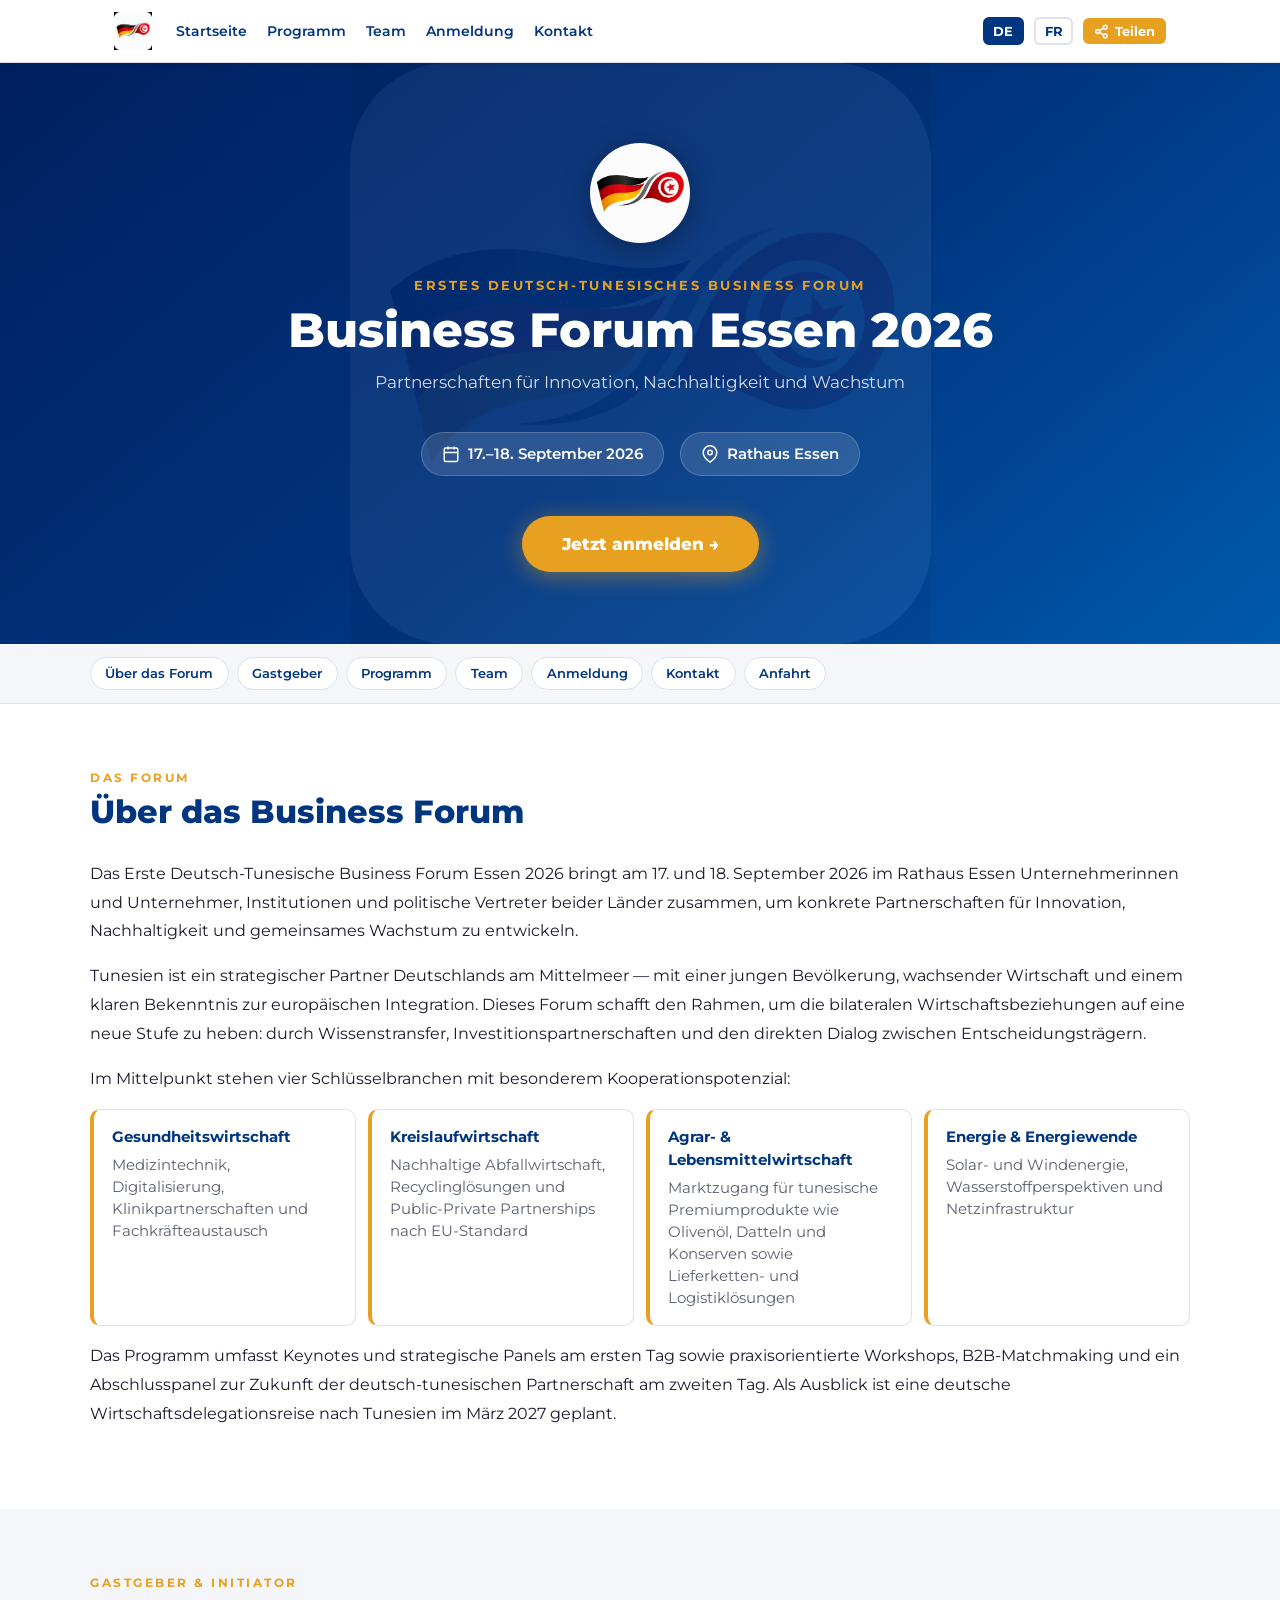
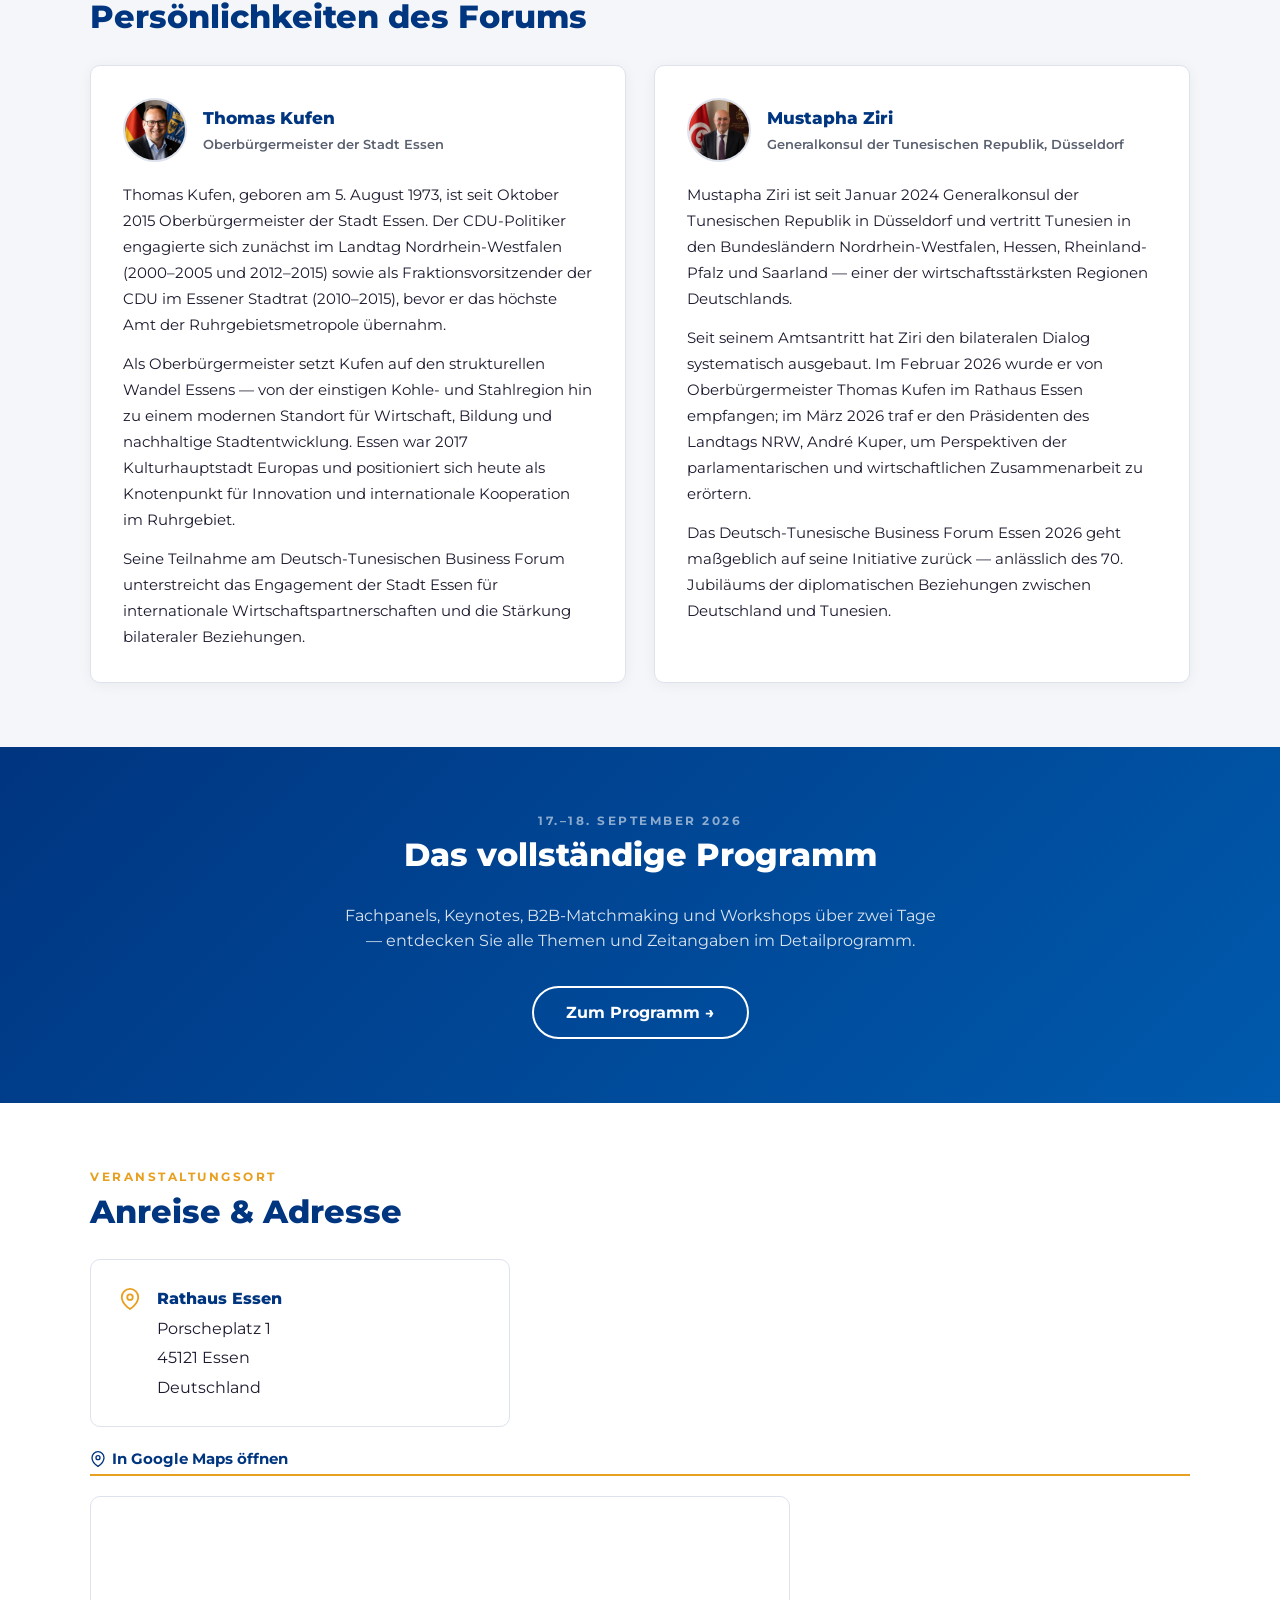
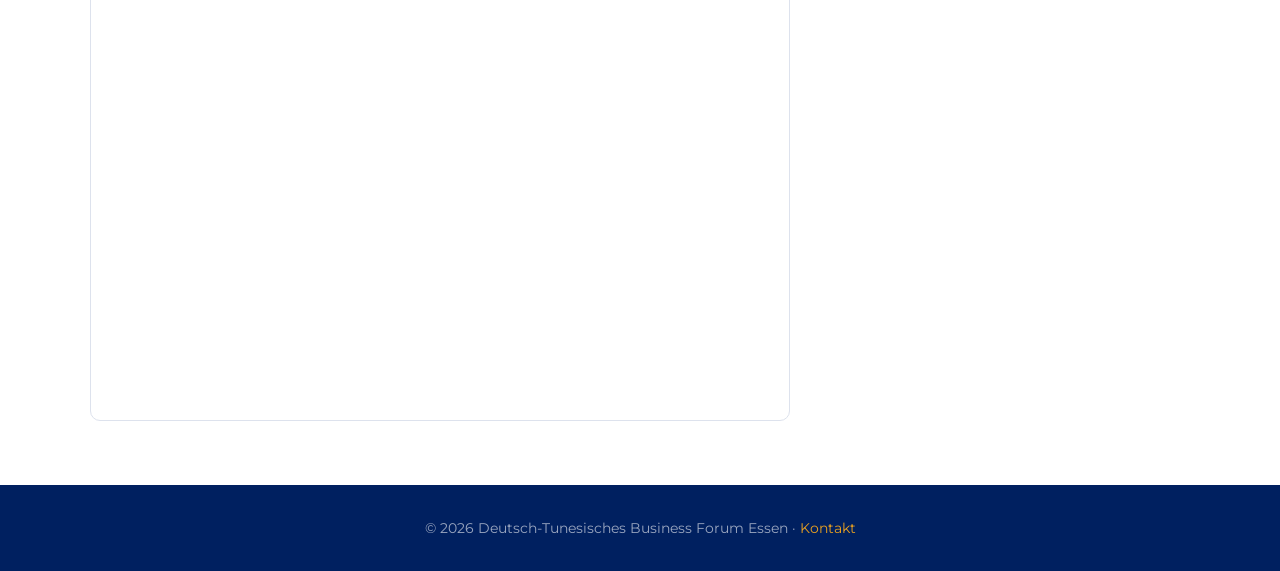
<file: index.html>
<!DOCTYPE html>
<html lang="de">
<head>
  <meta charset="UTF-8">
  <meta name="viewport" content="width=device-width, initial-scale=1.0">
  <meta name="description" content="Erstes Deutsch-Tunesisches Business Forum Essen 2026 – 17./18. September 2026, Rathaus Essen. Partnerschaften für Innovation, Nachhaltigkeit und Wachstum.">
  <meta property="og:title" content="Deutsch-Tunesisches Business Forum Essen 2026">
  <meta property="og:description" content="17.–18. September 2026 · Rathaus Essen · Partnerschaften für Innovation, Nachhaltigkeit und Wachstum">
  <meta property="og:image" content="icon.png">
  <title>Deutsch-Tunesisches Business Forum Essen 2026</title>
  <link rel="icon" href="icon.png">
  <link rel="preconnect" href="https://fonts.googleapis.com">
  <link href="https://fonts.googleapis.com/css2?family=Montserrat:wght@400;600;700;800&display=swap" rel="stylesheet">
  <link rel="stylesheet" href="style.css">
</head>
<body>

<!-- ═══ NAV ═══ -->
<nav id="topnav">
  <div class="nav-inner">
    <a class="nav-logo" href="index.html">
      <img src="icon.png" alt="DTBF 2026">
    </a>

    <ul class="nav-links" id="navLinks">
      <li>
        <a href="index.html" class="de">Startseite</a>
        <a href="index.html" class="fr hidden">Accueil</a>
      </li>
      <li>
        <a href="program.html" class="de">Programm</a>
        <a href="program.html" class="fr hidden">Programme</a>
      </li>
      <li>
        <a href="team.html" class="de">Team</a>
        <a href="team.html" class="fr hidden">Équipe</a>
      </li>
      <li>
        <a href="inscription.html" class="de">Anmeldung</a>
        <a href="inscription.html" class="fr hidden">Inscription</a>
      </li>
      <li>
        <a href="contact.html" class="de">Kontakt</a>
        <a href="contact.html" class="fr hidden">Contact</a>
      </li>
    </ul>

    <div class="nav-right">
      <button class="lang-btn active" id="btnDe" onclick="setLang('de')">DE</button>
      <button class="lang-btn" id="btnFr" onclick="setLang('fr')">FR</button>
      <button class="share-btn" onclick="shareEvent()">
        <svg width="15" height="15" viewBox="0 0 24 24" fill="none" stroke="currentColor" stroke-width="2.5">
          <circle cx="18" cy="5" r="3"/><circle cx="6" cy="12" r="3"/><circle cx="18" cy="19" r="3"/>
          <line x1="8.59" y1="13.51" x2="15.42" y2="17.49"/>
          <line x1="15.41" y1="6.51" x2="8.59" y2="10.49"/>
        </svg>
        <span class="de">Teilen</span>
        <span class="fr hidden">Partager</span>
      </button>
      <button class="nav-hamburger" id="hamburger" onclick="toggleMenu()" aria-label="Menü">&#9776;</button>
    </div>
  </div>
</nav>

<!-- ═══ HERO ═══ -->
<section id="hero">
  <div class="hero-inner">
    <img src="icon.png" alt="DTBF 2026 Logo" class="hero-logo">

    <p class="hero-subtitle de">Erstes Deutsch-Tunesisches Business Forum</p>
    <p class="hero-subtitle fr hidden">Premier Forum Économique Tuniso-Allemand</p>

    <h1 class="hero-title de">Business Forum Essen 2026</h1>
    <h1 class="hero-title fr hidden">Forum Économique Essen 2026</h1>

    <p class="hero-tagline de">Partnerschaften für Innovation, Nachhaltigkeit und Wachstum</p>
    <p class="hero-tagline fr hidden">Partenariats pour l'innovation, la durabilité et la croissance</p>

    <div class="hero-meta">
      <a href="program.html" class="hero-meta-item">
        <svg viewBox="0 0 24 24" fill="none" stroke="currentColor" stroke-width="2">
          <rect x="3" y="4" width="18" height="18" rx="2"/><line x1="16" y1="2" x2="16" y2="6"/>
          <line x1="8" y1="2" x2="8" y2="6"/><line x1="3" y1="10" x2="21" y2="10"/>
        </svg>
        <span>17.–18. September 2026</span>
      </a>
      <a href="#location" class="hero-meta-item">
        <svg viewBox="0 0 24 24" fill="none" stroke="currentColor" stroke-width="2">
          <path d="M21 10c0 7-9 13-9 13S3 17 3 10a9 9 0 0118 0z"/><circle cx="12" cy="10" r="3"/>
        </svg>
        <span class="de">Rathaus Essen</span>
        <span class="fr hidden">Hôtel de Ville d'Essen</span>
      </a>
    </div>

    <a href="inscription.html" class="hero-cta de">Jetzt anmelden &rarr;</a>
    <a href="inscription.html" class="hero-cta fr hidden">S'inscrire maintenant &rarr;</a>
  </div>
</section>

<!-- ═══ QUICK NAV ═══ -->
<nav id="quicknav" aria-label="Seitennavigation">
  <div class="quicknav-inner">
    <a href="#about" class="de">Über das Forum</a>
    <a href="#about" class="fr hidden">À propos</a>
    <a href="#hosts" class="de">Gastgeber</a>
    <a href="#hosts" class="fr hidden">Intervenants</a>
    <a href="program.html" class="de">Programm</a>
    <a href="program.html" class="fr hidden">Programme</a>
    <a href="team.html" class="de">Team</a>
    <a href="team.html" class="fr hidden">Équipe</a>
    <a href="inscription.html" class="de">Anmeldung</a>
    <a href="inscription.html" class="fr hidden">Inscription</a>
    <a href="contact.html" class="de">Kontakt</a>
    <a href="contact.html" class="fr hidden">Contact</a>
    <a href="#location" class="de">Anfahrt</a>
    <a href="#location" class="fr hidden">Lieu</a>
  </div>
</nav>

<!-- ═══ ABOUT ═══ -->
<section id="about">
  <div class="section-inner">
    <p class="section-label de">Das Forum</p>
    <p class="section-label fr hidden">Le Forum</p>
    <h2 class="section-title de">Über das Business Forum</h2>
    <h2 class="section-title fr hidden">À propos du Forum Économique</h2>

    <div class="abstract-body de">
      <p>Das Erste Deutsch-Tunesische Business Forum Essen 2026 bringt am 17. und 18. September 2026 im Rathaus Essen Unternehmerinnen und Unternehmer, Institutionen und politische Vertreter beider Länder zusammen, um konkrete Partnerschaften für Innovation, Nachhaltigkeit und gemeinsames Wachstum zu entwickeln.</p>
      <p>Tunesien ist ein strategischer Partner Deutschlands am Mittelmeer — mit einer jungen Bevölkerung, wachsender Wirtschaft und einem klaren Bekenntnis zur europäischen Integration. Dieses Forum schafft den Rahmen, um die bilateralen Wirtschaftsbeziehungen auf eine neue Stufe zu heben: durch Wissenstransfer, Investitionspartnerschaften und den direkten Dialog zwischen Entscheidungsträgern.</p>
      <p>Im Mittelpunkt stehen vier Schlüsselbranchen mit besonderem Kooperationspotenzial:</p>
      <ul>
        <li><strong>Gesundheitswirtschaft</strong>Medizintechnik, Digitalisierung, Klinikpartnerschaften und Fachkräfteaustausch</li>
        <li><strong>Kreislaufwirtschaft</strong>Nachhaltige Abfallwirtschaft, Recyclinglösungen und Public-Private Partnerships nach EU-Standard</li>
        <li><strong>Agrar- &amp; Lebensmittelwirtschaft</strong>Marktzugang für tunesische Premiumprodukte wie Olivenöl, Datteln und Konserven sowie Lieferketten- und Logistiklösungen</li>
        <li><strong>Energie &amp; Energiewende</strong>Solar- und Windenergie, Wasserstoffperspektiven und Netzinfrastruktur</li>
      </ul>
      <p>Das Programm umfasst Keynotes und strategische Panels am ersten Tag sowie praxisorientierte Workshops, B2B-Matchmaking und ein Abschlusspanel zur Zukunft der deutsch-tunesischen Partnerschaft am zweiten Tag. Als Ausblick ist eine deutsche Wirtschaftsdelegationsreise nach Tunesien im März 2027 geplant.</p>
    </div>

    <div class="abstract-body fr hidden">
      <p>Le Premier Forum Économique Tuniso-Allemand Essen 2026 réunit les 17 et 18 septembre 2026 à l'Hôtel de Ville d'Essen des chefs d'entreprise, des institutions et des représentants politiques des deux pays, avec pour objectif de nouer des partenariats concrets autour de l'innovation, du développement durable et de la croissance partagée.</p>
      <p>La Tunisie est un partenaire stratégique de l'Allemagne en Méditerranée — dotée d'une population jeune, d'une économie en expansion et d'un engagement affirmé en faveur de l'intégration européenne. Ce forum offre le cadre idéal pour porter les relations économiques bilatérales à un niveau supérieur : par le transfert de savoir-faire, les partenariats d'investissement et le dialogue direct entre décideurs.</p>
      <p>Quatre secteurs clés à fort potentiel de coopération sont au cœur des travaux :</p>
      <ul>
        <li><strong>Économie de la santé</strong>Technologie médicale, numérisation, partenariats hospitaliers et échange de professionnels qualifiés</li>
        <li><strong>Économie circulaire</strong>Gestion durable des déchets, solutions de recyclage et partenariats public-privé aux normes européennes</li>
        <li><strong>Agriculture &amp; agroalimentaire</strong>Accès au marché pour les produits tunisiens premium (huile d'olive, dattes, conserves), logistique et chaînes d'approvisionnement</li>
        <li><strong>Énergie &amp; transition énergétique</strong>Énergies solaire et éolienne, perspectives hydrogène et infrastructures de réseau</li>
      </ul>
      <p>Le programme comprend des keynotes et des panels stratégiques lors de la première journée, suivis d'ateliers pratiques, d'un matchmaking B2B et d'un panel de clôture sur l'avenir du partenariat germano-tunisien. En perspective, une mission de délégation économique allemande en Tunisie est prévue en mars 2027.</p>
    </div>
  </div>
</section>

<!-- ═══ HOSTS / BIOS ═══ -->
<section id="hosts">
  <div class="section-inner">
    <p class="section-label de">Gastgeber &amp; Initiator</p>
    <p class="section-label fr hidden">Hôtes &amp; Initiateur</p>
    <h2 class="section-title de">Persönlichkeiten des Forums</h2>
    <h2 class="section-title fr hidden">Personnalités du Forum</h2>

    <div class="bios-grid">

      <!-- Thomas Kufen -->
      <div class="bio-card">
        <div class="bio-card-header">
          <img src="img/meister.png" alt="Thomas Kufen" class="bio-avatar">
          <div>
            <div class="bio-name">Thomas Kufen</div>
            <div class="bio-role de">Oberbürgermeister der Stadt Essen</div>
            <div class="bio-role fr hidden">Maire de la ville d'Essen</div>
          </div>
        </div>
        <div class="bio-text de">
          <p>Thomas Kufen, geboren am 5. August 1973, ist seit Oktober 2015 Oberbürgermeister der Stadt Essen. Der CDU-Politiker engagierte sich zunächst im Landtag Nordrhein-Westfalen (2000–2005 und 2012–2015) sowie als Fraktionsvorsitzender der CDU im Essener Stadtrat (2010–2015), bevor er das höchste Amt der Ruhrgebietsmetropole übernahm.</p>
          <p>Als Oberbürgermeister setzt Kufen auf den strukturellen Wandel Essens — von der einstigen Kohle- und Stahlregion hin zu einem modernen Standort für Wirtschaft, Bildung und nachhaltige Stadtentwicklung. Essen war 2017 Kulturhauptstadt Europas und positioniert sich heute als Knotenpunkt für Innovation und internationale Kooperation im Ruhrgebiet.</p>
          <p>Seine Teilnahme am Deutsch-Tunesischen Business Forum unterstreicht das Engagement der Stadt Essen für internationale Wirtschaftspartnerschaften und die Stärkung bilateraler Beziehungen.</p>
        </div>
        <div class="bio-text fr hidden">
          <p>Thomas Kufen, né le 5 août 1973, est maire (Oberbürgermeister) de la ville d'Essen depuis octobre 2015. Ce membre de l'Union chrétienne-démocrate (CDU) a d'abord siégé au Parlement du Land de Rhénanie-du-Nord-Westphalie, puis présidé le groupe CDU au conseil municipal d'Essen.</p>
          <p>À la tête d'une des plus grandes villes d'Allemagne, Thomas Kufen œuvre pour la transformation structurelle d'Essen. La ville a été Capitale européenne de la culture en 2017 et se positionne aujourd'hui comme un carrefour d'innovation au cœur de la région Ruhr.</p>
          <p>Sa participation au Forum Économique Tuniso-Allemand témoigne de l'engagement d'Essen en faveur des partenariats économiques internationaux et du renforcement des relations bilatérales.</p>
        </div>
      </div>

      <!-- Mustapha Ziri -->
      <div class="bio-card">
        <div class="bio-card-header">
          <img src="img/ambassador.png" alt="Mustapha Ziri" class="bio-avatar">
          <div>
            <div class="bio-name">Mustapha Ziri</div>
            <div class="bio-role de">Generalkonsul der Tunesischen Republik, Düsseldorf</div>
            <div class="bio-role fr hidden">Consul général de la République tunisienne, Düsseldorf</div>
          </div>
        </div>
        <div class="bio-text de">
          <p>Mustapha Ziri ist seit Januar 2024 Generalkonsul der Tunesischen Republik in Düsseldorf und vertritt Tunesien in den Bundesländern Nordrhein-Westfalen, Hessen, Rheinland-Pfalz und Saarland — einer der wirtschaftsstärksten Regionen Deutschlands.</p>
          <p>Seit seinem Amtsantritt hat Ziri den bilateralen Dialog systematisch ausgebaut. Im Februar 2026 wurde er von Oberbürgermeister Thomas Kufen im Rathaus Essen empfangen; im März 2026 traf er den Präsidenten des Landtags NRW, André Kuper, um Perspektiven der parlamentarischen und wirtschaftlichen Zusammenarbeit zu erörtern.</p>
          <p>Das Deutsch-Tunesische Business Forum Essen 2026 geht maßgeblich auf seine Initiative zurück — anlässlich des 70. Jubiläums der diplomatischen Beziehungen zwischen Deutschland und Tunesien.</p>
        </div>
        <div class="bio-text fr hidden">
          <p>Mustapha Ziri est Consul général de la République tunisienne à Düsseldorf depuis janvier 2024. Il représente la Tunisie en Rhénanie-du-Nord-Westphalie, Hesse, Rhénanie-Palatinat et Sarre — soit l'une des régions économiques les plus dynamiques d'Allemagne.</p>
          <p>Depuis sa prise de fonctions, il a activement développé le dialogue bilatéral : reçu par le maire Thomas Kufen en février 2026, il a également rencontré le président du Parlement de NRW André Kuper en mars 2026 pour examiner les perspectives de coopération.</p>
          <p>Le Forum Économique Tuniso-Allemand Essen 2026 est en grande partie le fruit de son initiative, à l'occasion du 70e anniversaire des relations diplomatiques germano-tunisiennes.</p>
        </div>
      </div>

    </div>
  </div>
</section>

<!-- ═══ PROGRAM CTA ═══ -->
<section id="program-cta">
  <div class="section-inner">
    <p class="section-label de">17.–18. September 2026</p>
    <p class="section-label fr hidden">17–18 septembre 2026</p>
    <h2 class="section-title de">Das vollständige Programm</h2>
    <h2 class="section-title fr hidden">Le programme complet</h2>
    <p class="program-cta-text de">Fachpanels, Keynotes, B2B-Matchmaking und Workshops über zwei Tage — entdecken Sie alle Themen und Zeitangaben im Detailprogramm.</p>
    <p class="program-cta-text fr hidden">Panels thématiques, keynotes, matchmaking B2B et ateliers sur deux journées — découvrez tous les thèmes et horaires dans le programme détaillé.</p>
    <a href="program.html" class="btn-outline-white de">Zum Programm &rarr;</a>
    <a href="program.html" class="btn-outline-white fr hidden">Voir le programme &rarr;</a>
  </div>
</section>

<!-- ═══ LOCATION ═══ -->
<section id="location">
  <div class="section-inner">
    <p class="section-label de">Veranstaltungsort</p>
    <p class="section-label fr hidden">Lieu de l'événement</p>
    <h2 class="section-title de">Anreise &amp; Adresse</h2>
    <h2 class="section-title fr hidden">Adresse &amp; Accès</h2>

    <div class="location-block">
      <div class="location-address">
        <svg width="22" height="22" viewBox="0 0 24 24" fill="none" stroke="currentColor" stroke-width="2">
          <path d="M21 10c0 7-9 13-9 13S3 17 3 10a9 9 0 0118 0z"/><circle cx="12" cy="10" r="3"/>
        </svg>
        <address>
          <strong>Rathaus Essen</strong>
          Porscheplatz 1<br>
          45121 Essen<br>
          Deutschland
        </address>
      </div>

      <a href="https://maps.google.com/?q=Rathaus+Essen,+Porscheplatz+1,+45121+Essen"
         target="_blank" rel="noopener noreferrer" class="map-link de">
        <svg width="16" height="16" viewBox="0 0 24 24" fill="none" stroke="currentColor" stroke-width="2">
          <path d="M21 10c0 7-9 13-9 13S3 17 3 10a9 9 0 0118 0z"/><circle cx="12" cy="10" r="3"/>
        </svg>
        In Google Maps öffnen
      </a>
      <a href="https://maps.google.com/?q=Rathaus+Essen,+Porscheplatz+1,+45121+Essen"
         target="_blank" rel="noopener noreferrer" class="map-link fr hidden">
        <svg width="16" height="16" viewBox="0 0 24 24" fill="none" stroke="currentColor" stroke-width="2">
          <path d="M21 10c0 7-9 13-9 13S3 17 3 10a9 9 0 0118 0z"/><circle cx="12" cy="10" r="3"/>
        </svg>
        Ouvrir dans Google Maps
      </a>

      <div class="map-embed">
        <iframe src="https://www.google.com/maps/embed?pb=!1m18!1m12!1m3!1d2485.9984566493104!2d7.013520776617135!3d51.45818477180217!2m3!1f0!2f0!3f0!3m2!1i1024!2i768!4f13.1!3m3!1m2!1s0x47b8c2b698795815%3A0xa1ec54ba7ec02c37!2sEssen%20City%20Hall!5e0!3m2!1sen!2sde!4v1778422891207!5m2!1sen!2sde"
          allowfullscreen loading="lazy" referrerpolicy="no-referrer-when-downgrade"></iframe>
      </div>
    </div>
  </div>
</section>

<!-- ═══ FOOTER ═══ -->
<footer>
  <p class="de">&copy; 2026 Deutsch-Tunesisches Business Forum Essen &middot; <a href="contact.html">Kontakt</a></p>
  <p class="fr hidden">&copy; 2026 Forum Économique Tuniso-Allemand Essen &middot; <a href="contact.html">Contact</a></p>
</footer>

<script src="common.js"></script>

</body>
</html>
</file>
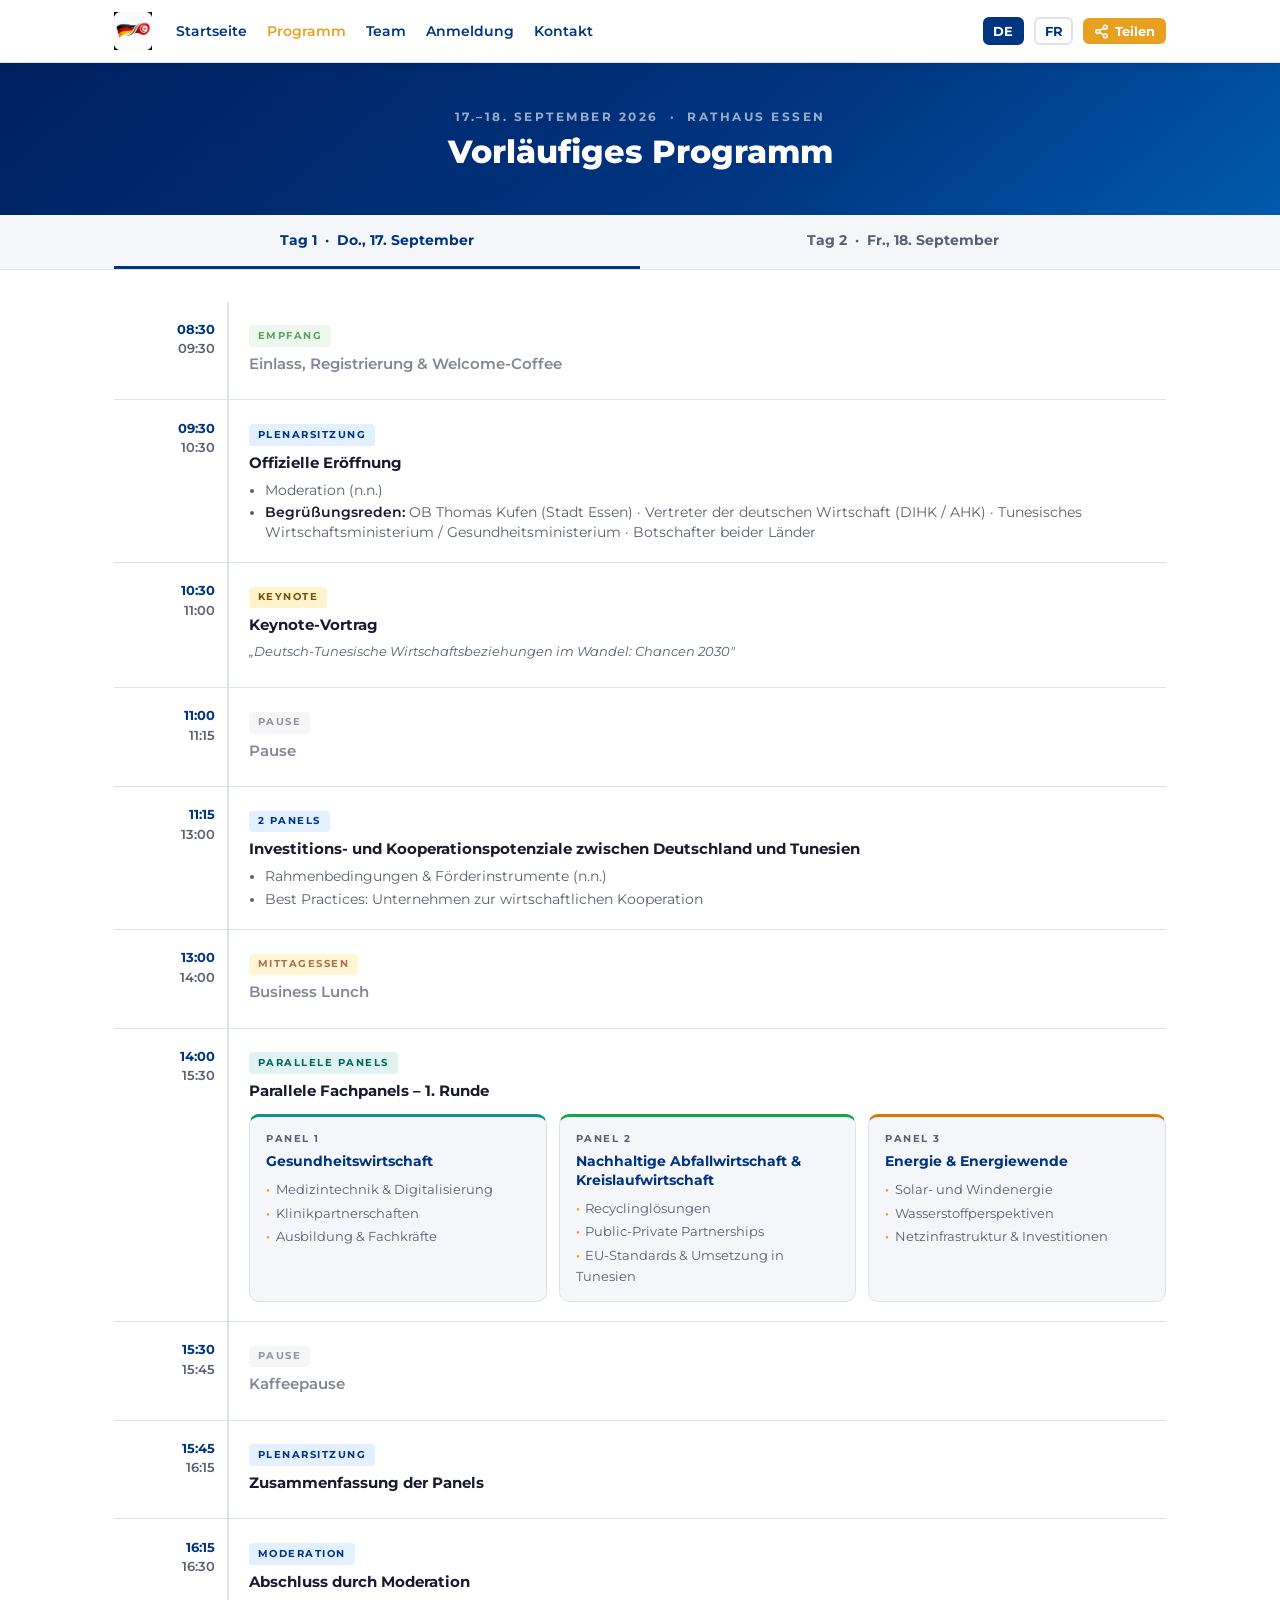
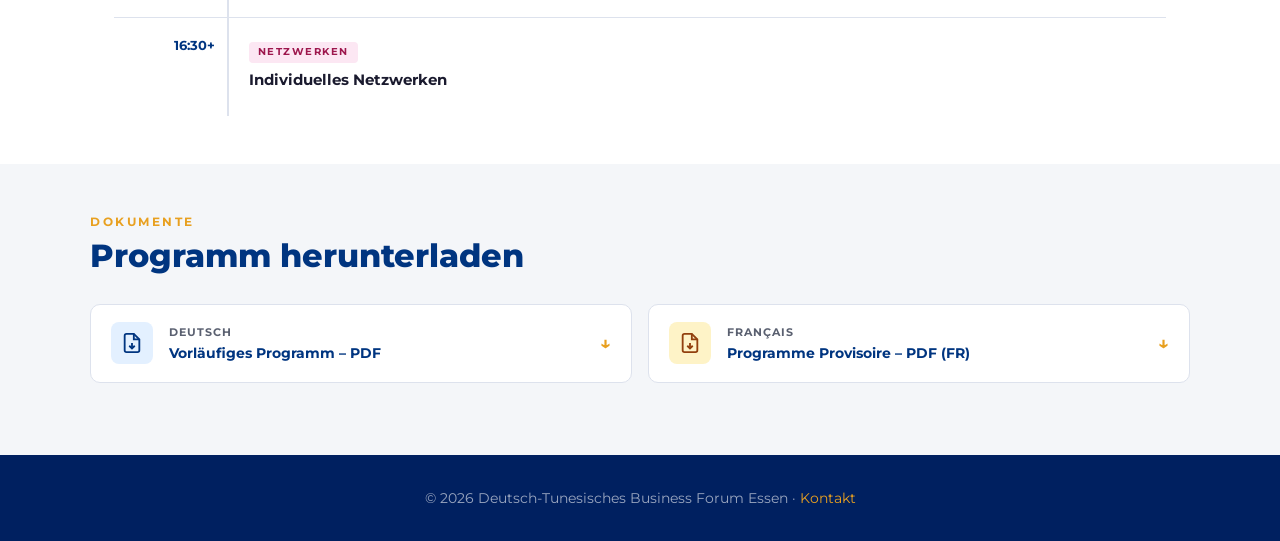
<file: program.html>
<!DOCTYPE html>
<html lang="de">
<head>
  <meta charset="UTF-8">
  <meta name="viewport" content="width=device-width, initial-scale=1.0">
  <meta name="description" content="Vorläufiges Programm – Deutsch-Tunesisches Business Forum Essen 2026, 17.–18. September 2026, Rathaus Essen.">
  <meta property="og:title" content="Programm – Deutsch-Tunesisches Business Forum Essen 2026">
  <meta property="og:image" content="icon.png">
  <title>Programm – Deutsch-Tunesisches Business Forum Essen 2026</title>
  <link rel="icon" href="icon.png">
  <link rel="preconnect" href="https://fonts.googleapis.com">
  <link href="https://fonts.googleapis.com/css2?family=Montserrat:wght@400;600;700;800&display=swap" rel="stylesheet">
  <link rel="stylesheet" href="style.css">
  <style>
    /* ── DAY TABS ── */
    .day-tabs-wrap {
      background: var(--bg-alt);
      border-bottom: 1px solid var(--border);
      position: sticky; top: 57px; z-index: 90;
    }
    .day-tabs {
      max-width: var(--max-w); margin: 0 auto;
      padding: 0 1.5rem;
      display: flex;
    }
    .day-tab {
      flex: 1; padding: 1rem 1rem;
      font-family: inherit; font-weight: 700; font-size: .9rem;
      background: none; border: none;
      border-bottom: 3px solid transparent;
      cursor: pointer; color: var(--text-muted);
      transition: color .2s, border-color .2s;
      text-align: center; line-height: 1.3;
    }
    .day-tab:hover { color: var(--primary); }
    .day-tab.active { color: var(--primary); border-bottom-color: var(--primary); }

    /* ── SCHEDULE ── */
    #program-content {
      max-width: var(--max-w); margin: 0 auto;
      padding: 2rem 1.5rem 3rem;
    }
    .day-content { display: none; }
    .day-content.active { display: block; }

    .sched-list { display: flex; flex-direction: column; }

    .sched-item {
      display: grid;
      grid-template-columns: 115px 1fr;
      border-bottom: 1px solid var(--border);
    }
    .sched-item:last-child { border-bottom: none; }

    .sched-time {
      padding: 1.2rem .75rem 1.2rem 0;
      display: flex; flex-direction: column;
      align-items: flex-end; justify-content: flex-start;
      font-weight: 700; font-size: .8rem; color: var(--primary);
      line-height: 1.4; gap: .1rem;
      border-right: 2px solid var(--border);
    }
    .sched-time .t-end { color: var(--text-muted); font-weight: 600; }

    .sched-body {
      padding: 1.2rem 0 1.2rem 1.25rem;
    }

    .sched-tag {
      display: inline-block;
      font-size: .65rem; font-weight: 700;
      text-transform: uppercase; letter-spacing: 1.5px;
      padding: .15rem .55rem; border-radius: 4px;
      margin-bottom: .45rem;
    }
    .tag-welcome  { background: #e8f5e9; color: #2e7d32; }
    .tag-plenary  { background: #e3f0ff; color: var(--primary); }
    .tag-keynote  { background: #fff3cd; color: #7a5000; }
    .tag-break    { background: #f3f4f6; color: #6b7280; }
    .tag-lunch    { background: #fef3c7; color: #92400e; }
    .tag-parallel { background: #e0f2f1; color: #00695c; }
    .tag-b2b      { background: #ede7f6; color: #4527a0; }
    .tag-networking { background: #fce7f3; color: #9d174d; }
    .tag-closing  { background: #e0e7ff; color: #312e81; }

    .sched-title {
      font-weight: 700; color: var(--text); font-size: .95rem;
      line-height: 1.35; margin-bottom: .35rem;
    }
    .sched-subtitle {
      font-size: .83rem; color: var(--text-muted);
      font-style: italic; margin-bottom: .5rem; line-height: 1.4;
    }
    .sched-details {
      margin-top: .45rem; padding-left: 1rem;
      font-size: .85rem; color: var(--text-muted);
      display: flex; flex-direction: column; gap: .2rem;
      list-style: disc;
    }
    .sched-details li { line-height: 1.45; }
    .sched-details li b { color: var(--text); font-weight: 600; }

    .sched-item.is-break .sched-title { color: var(--text-muted); font-weight: 600; }
    .sched-item.is-break .sched-body  { opacity: .75; }

    /* ── PARALLEL GRID ── */
    .parallel-label {
      font-size: .78rem; font-weight: 700; color: var(--text-muted);
      text-transform: uppercase; letter-spacing: 1px;
      margin: .65rem 0 .6rem;
    }
    .parallel-grid {
      display: grid;
      grid-template-columns: repeat(auto-fit, minmax(210px, 1fr));
      gap: .75rem;
    }
    .panel-card {
      background: var(--bg-alt); border: 1.5px solid var(--border);
      border-radius: var(--radius); padding: .9rem 1rem;
      border-top: 3px solid var(--primary);
    }
    .panel-card.pc-health  { border-top-color: #0d9488; }
    .panel-card.pc-circ    { border-top-color: #16a34a; }
    .panel-card.pc-energy  { border-top-color: #d97706; }
    .panel-card.pc-market  { border-top-color: #0284c7; }
    .panel-card.pc-supply  { border-top-color: #7c3aed; }
    .panel-card.pc-skills  { border-top-color: #db2777; }

    .panel-num {
      font-size: .65rem; font-weight: 700;
      text-transform: uppercase; letter-spacing: 1.5px;
      color: var(--text-muted); margin-bottom: .3rem;
    }
    .panel-title {
      font-weight: 700; color: var(--primary);
      font-size: .9rem; margin-bottom: .5rem; line-height: 1.3;
    }
    .panel-topics {
      list-style: none; padding: 0;
      font-size: .81rem; color: var(--text-muted);
      display: flex; flex-direction: column; gap: .18rem;
    }
    .panel-topics li::before {
      content: '·'; color: var(--accent);
      margin-right: .35rem; font-weight: 700;
    }

    /* ── DOWNLOADS ── */
    #downloads { background: var(--bg-alt); padding: 3rem 1.5rem; }
    .dl-group-title {
      font-size: .75rem; font-weight: 700; text-transform: uppercase;
      letter-spacing: 2px; color: var(--text-muted); margin-bottom: .75rem;
    }
    .dl-grid {
      display: grid;
      grid-template-columns: repeat(auto-fit, minmax(260px, 1fr));
      gap: 1rem; margin-bottom: 1.5rem;
    }
    .dl-card {
      display: flex; align-items: center; gap: 1rem;
      background: #fff; border: 1.5px solid var(--border);
      border-radius: var(--radius); padding: 1.1rem 1.25rem;
      text-decoration: none; color: var(--text);
      transition: border-color .2s, box-shadow .2s;
    }
    .dl-card:hover { border-color: var(--primary); box-shadow: 0 2px 14px rgba(0,53,128,.1); }
    .dl-icon {
      width: 42px; height: 42px; border-radius: 8px;
      display: flex; align-items: center; justify-content: center;
      flex-shrink: 0;
    }
    .dl-icon svg { width: 22px; height: 22px; }
    .dl-icon.de-icon { background: #e3f0ff; color: var(--primary); }
    .dl-icon.fr-icon { background: #fef3c7; color: #92400e; }
    .dl-info { flex: 1; min-width: 0; }
    .dl-lang { font-size: .68rem; font-weight: 700; text-transform: uppercase; letter-spacing: 1px; color: var(--text-muted); margin-bottom: .2rem; }
    .dl-name { font-weight: 700; font-size: .88rem; color: var(--primary); line-height: 1.3; }
    .dl-arrow { color: var(--accent); font-size: 1.1rem; font-weight: 700; flex-shrink: 0; }

    /* ── RESPONSIVE ── */
    @media (max-width: 640px) {
      .sched-item { grid-template-columns: 80px 1fr; }
      .sched-time { font-size: .72rem; padding-right: .6rem; }
      .sched-body { padding-left: .9rem; }
      .parallel-grid { grid-template-columns: 1fr; }
      .day-tab { font-size: .8rem; padding: .85rem .5rem; }
      #program-content { padding: 1.5rem 1rem 2.5rem; }
      #downloads { padding: 2rem 1rem; }
    }
    @media (max-width: 480px) {
      .day-tabs-wrap { top: 52px; }
    }
  </style>
</head>
<body>

<!-- ═══ NAV ═══ -->
<nav id="topnav">
  <div class="nav-inner">
    <a class="nav-logo" href="index.html">
      <img src="icon.png" alt="DTBF 2026">
    </a>

    <ul class="nav-links" id="navLinks">
      <li>
        <a href="index.html" class="de">Startseite</a>
        <a href="index.html" class="fr hidden">Accueil</a>
      </li>
      <li>
        <a href="program.html" class="de active-page">Programm</a>
        <a href="program.html" class="fr hidden active-page">Programme</a>
      </li>
      <li>
        <a href="team.html" class="de">Team</a>
        <a href="team.html" class="fr hidden">Équipe</a>
      </li>
      <li>
        <a href="inscription.html" class="de">Anmeldung</a>
        <a href="inscription.html" class="fr hidden">Inscription</a>
      </li>
      <li>
        <a href="contact.html" class="de">Kontakt</a>
        <a href="contact.html" class="fr hidden">Contact</a>
      </li>
    </ul>

    <div class="nav-right">
      <button class="lang-btn active" id="btnDe" onclick="setLang('de')">DE</button>
      <button class="lang-btn" id="btnFr" onclick="setLang('fr')">FR</button>
      <button class="share-btn" onclick="shareEvent()">
        <svg width="15" height="15" viewBox="0 0 24 24" fill="none" stroke="currentColor" stroke-width="2.5">
          <circle cx="18" cy="5" r="3"/><circle cx="6" cy="12" r="3"/><circle cx="18" cy="19" r="3"/>
          <line x1="8.59" y1="13.51" x2="15.42" y2="17.49"/>
          <line x1="15.41" y1="6.51" x2="8.59" y2="10.49"/>
        </svg>
        <span class="de">Teilen</span>
        <span class="fr hidden">Partager</span>
      </button>
      <button class="nav-hamburger" id="hamburger" onclick="toggleMenu()" aria-label="Menü">&#9776;</button>
    </div>
  </div>
</nav>

<!-- ═══ PAGE HEADER ═══ -->
<div class="page-header">
  <div class="section-inner">
    <p class="section-label de">17.–18. September 2026 &nbsp;·&nbsp; Rathaus Essen</p>
    <p class="section-label fr hidden">17–18 septembre 2026 &nbsp;·&nbsp; Hôtel de Ville d'Essen</p>
    <h1 class="section-title de">Vorläufiges Programm</h1>
    <h1 class="section-title fr hidden">Programme Provisoire</h1>
  </div>
</div>

<!-- ═══ DAY TABS ═══ -->
<div class="day-tabs-wrap">
  <div class="day-tabs">
    <button class="day-tab active" id="tab1" onclick="switchDay(1)">
      <span class="de">Tag 1 &nbsp;·&nbsp; Do., 17. September</span>
      <span class="fr hidden">Jour 1 &nbsp;·&nbsp; Jeu. 17 septembre</span>
    </button>
    <button class="day-tab" id="tab2" onclick="switchDay(2)">
      <span class="de">Tag 2 &nbsp;·&nbsp; Fr., 18. September</span>
      <span class="fr hidden">Jour 2 &nbsp;·&nbsp; Ven. 18 septembre</span>
    </button>
  </div>
</div>

<!-- ═══ SCHEDULE ═══ -->
<div id="program-content">

  <!-- ─── DAY 1 ─── -->
  <div id="day1" class="day-content active">
    <div class="sched-list">

      <!-- 08:30 Registration -->
      <div class="sched-item is-break">
        <div class="sched-time"><span>08:30</span><span class="t-end">09:30</span></div>
        <div class="sched-body">
          <span class="sched-tag tag-welcome de">Empfang</span>
          <span class="sched-tag tag-welcome fr hidden">Accueil</span>
          <div class="sched-title de">Einlass, Registrierung &amp; Welcome-Coffee</div>
          <div class="sched-title fr hidden">Accueil, enregistrement et café de bienvenue</div>
        </div>
      </div>

      <!-- 09:30 Official Opening -->
      <div class="sched-item">
        <div class="sched-time"><span>09:30</span><span class="t-end">10:30</span></div>
        <div class="sched-body">
          <span class="sched-tag tag-plenary de">Plenarsitzung</span>
          <span class="sched-tag tag-plenary fr hidden">Plénière</span>
          <div class="sched-title de">Offizielle Eröffnung</div>
          <div class="sched-title fr hidden">Ouverture officielle</div>
          <ul class="sched-details de">
            <li>Moderation (n.n.)</li>
            <li><b>Begrüßungsreden:</b> OB Thomas Kufen (Stadt Essen) · Vertreter der deutschen Wirtschaft (DIHK / AHK) · Tunesisches Wirtschaftsministerium / Gesundheitsministerium · Botschafter beider Länder</li>
          </ul>
          <ul class="sched-details fr hidden">
            <li>Modération (à confirmer)</li>
            <li><b>Allocutions de bienvenue :</b> Maire Thomas Kufen (ville d'Essen) · Représentants de l'économie allemande (DIHK / AHK) · Ministère tunisien de l'Économie / de la Santé · Ambassadeurs des deux pays</li>
          </ul>
        </div>
      </div>

      <!-- 10:30 Keynote -->
      <div class="sched-item">
        <div class="sched-time"><span>10:30</span><span class="t-end">11:00</span></div>
        <div class="sched-body">
          <span class="sched-tag tag-keynote">Keynote</span>
          <div class="sched-title de">Keynote-Vortrag</div>
          <div class="sched-title fr hidden">Discours d'ouverture (Keynote)</div>
          <div class="sched-subtitle de">„Deutsch-Tunesische Wirtschaftsbeziehungen im Wandel: Chancen 2030"</div>
          <div class="sched-subtitle fr hidden">« Les relations économiques germano-tunisiennes en mutation : opportunités 2030 »</div>
        </div>
      </div>

      <!-- 11:00 Break -->
      <div class="sched-item is-break">
        <div class="sched-time"><span>11:00</span><span class="t-end">11:15</span></div>
        <div class="sched-body">
          <span class="sched-tag tag-break de">Pause</span>
          <span class="sched-tag tag-break fr hidden">Pause</span>
          <div class="sched-title de">Pause</div>
          <div class="sched-title fr hidden">Pause</div>
        </div>
      </div>

      <!-- 11:15 2 Panels -->
      <div class="sched-item">
        <div class="sched-time"><span>11:15</span><span class="t-end">13:00</span></div>
        <div class="sched-body">
          <span class="sched-tag tag-plenary de">2 Panels</span>
          <span class="sched-tag tag-plenary fr hidden">2 Panels</span>
          <div class="sched-title de">Investitions- und Kooperationspotenziale zwischen Deutschland und Tunesien</div>
          <div class="sched-title fr hidden">Potentiels d'investissement et de coopération entre l'Allemagne et la Tunisie</div>
          <ul class="sched-details de">
            <li>Rahmenbedingungen &amp; Förderinstrumente (n.n.)</li>
            <li>Best Practices: Unternehmen zur wirtschaftlichen Kooperation</li>
          </ul>
          <ul class="sched-details fr hidden">
            <li>Cadre réglementaire et instruments de promotion (à confirmer)</li>
            <li>Bonnes pratiques d'entreprises sur la coopération économique</li>
          </ul>
        </div>
      </div>

      <!-- 13:00 Lunch -->
      <div class="sched-item is-break">
        <div class="sched-time"><span>13:00</span><span class="t-end">14:00</span></div>
        <div class="sched-body">
          <span class="sched-tag tag-lunch de">Mittagessen</span>
          <span class="sched-tag tag-lunch fr hidden">Déjeuner</span>
          <div class="sched-title de">Business Lunch</div>
          <div class="sched-title fr hidden">Déjeuner d'affaires (Business Lunch)</div>
        </div>
      </div>

      <!-- 14:00 Parallel Panels -->
      <div class="sched-item">
        <div class="sched-time"><span>14:00</span><span class="t-end">15:30</span></div>
        <div class="sched-body">
          <span class="sched-tag tag-parallel de">Parallele Panels</span>
          <span class="sched-tag tag-parallel fr hidden">Panels parallèles</span>
          <div class="sched-title de">Parallele Fachpanels – 1. Runde</div>
          <div class="sched-title fr hidden">Panels thématiques en simultané – 1ère session</div>
          <div class="parallel-grid" style="margin-top:.75rem">

            <div class="panel-card pc-health">
              <div class="panel-num de">Panel 1</div>
              <div class="panel-num fr hidden">Panel 1</div>
              <div class="panel-title de">Gesundheitswirtschaft</div>
              <div class="panel-title fr hidden">Économie de la santé</div>
              <ul class="panel-topics de">
                <li>Medizintechnik &amp; Digitalisierung</li>
                <li>Klinikpartnerschaften</li>
                <li>Ausbildung &amp; Fachkräfte</li>
              </ul>
              <ul class="panel-topics fr hidden">
                <li>Technologie médicale et numérisation</li>
                <li>Partenariats hospitaliers</li>
                <li>Formation et main-d'œuvre qualifiée</li>
              </ul>
            </div>

            <div class="panel-card pc-circ">
              <div class="panel-num">Panel 2</div>
              <div class="panel-title de">Nachhaltige Abfallwirtschaft &amp; Kreislaufwirtschaft</div>
              <div class="panel-title fr hidden">Gestion durable des déchets et économie circulaire</div>
              <ul class="panel-topics de">
                <li>Recyclinglösungen</li>
                <li>Public-Private Partnerships</li>
                <li>EU-Standards &amp; Umsetzung in Tunesien</li>
              </ul>
              <ul class="panel-topics fr hidden">
                <li>Solutions de recyclage</li>
                <li>Partenariats Public-Privé (PPP)</li>
                <li>Normes de l'UE et mise en œuvre en Tunisie</li>
              </ul>
            </div>

            <div class="panel-card pc-energy">
              <div class="panel-num">Panel 3</div>
              <div class="panel-title de">Energie &amp; Energiewende</div>
              <div class="panel-title fr hidden">Énergie et transition énergétique</div>
              <ul class="panel-topics de">
                <li>Solar- und Windenergie</li>
                <li>Wasserstoffperspektiven</li>
                <li>Netzinfrastruktur &amp; Investitionen</li>
              </ul>
              <ul class="panel-topics fr hidden">
                <li>Énergie solaire et éolienne</li>
                <li>Perspectives de l'hydrogène</li>
                <li>Infrastructures de réseau et investissements</li>
              </ul>
            </div>

          </div>
        </div>
      </div>

      <!-- 15:30 Coffee -->
      <div class="sched-item is-break">
        <div class="sched-time"><span>15:30</span><span class="t-end">15:45</span></div>
        <div class="sched-body">
          <span class="sched-tag tag-break de">Pause</span>
          <span class="sched-tag tag-break fr hidden">Pause</span>
          <div class="sched-title de">Kaffeepause</div>
          <div class="sched-title fr hidden">Pause café</div>
        </div>
      </div>

      <!-- 15:45 Panel Summary -->
      <div class="sched-item">
        <div class="sched-time"><span>15:45</span><span class="t-end">16:15</span></div>
        <div class="sched-body">
          <span class="sched-tag tag-plenary de">Plenarsitzung</span>
          <span class="sched-tag tag-plenary fr hidden">Plénière</span>
          <div class="sched-title de">Zusammenfassung der Panels</div>
          <div class="sched-title fr hidden">Résumé succinct des panels</div>
        </div>
      </div>

      <!-- 16:15 Closing -->
      <div class="sched-item">
        <div class="sched-time"><span>16:15</span><span class="t-end">16:30</span></div>
        <div class="sched-body">
          <span class="sched-tag tag-plenary de">Moderation</span>
          <span class="sched-tag tag-plenary fr hidden">Modération</span>
          <div class="sched-title de">Abschluss durch Moderation</div>
          <div class="sched-title fr hidden">Conclusion par la modération</div>
        </div>
      </div>

      <!-- 16:30 Networking -->
      <div class="sched-item">
        <div class="sched-time"><span>16:30+</span></div>
        <div class="sched-body">
          <span class="sched-tag tag-networking de">Netzwerken</span>
          <span class="sched-tag tag-networking fr hidden">Réseautage</span>
          <div class="sched-title de">Individuelles Netzwerken</div>
          <div class="sched-title fr hidden">Réseautage individuel</div>
        </div>
      </div>

    </div>
  </div><!-- /day1 -->

  <!-- ─── DAY 2 ─── -->
  <div id="day2" class="day-content">
    <div class="sched-list">

      <!-- 09:00 Recap -->
      <div class="sched-item">
        <div class="sched-time"><span>09:00</span><span class="t-end">09:30</span></div>
        <div class="sched-body">
          <span class="sched-tag tag-plenary de">Plenarsitzung</span>
          <span class="sched-tag tag-plenary fr hidden">Plénière</span>
          <div class="sched-title de">Recap &amp; Ausblick Tag 2</div>
          <div class="sched-title fr hidden">Récapitulation et perspectives du Jour 2</div>
        </div>
      </div>

      <!-- 09:30 Workshops -->
      <div class="sched-item">
        <div class="sched-time"><span>09:30</span><span class="t-end">11:00</span></div>
        <div class="sched-body">
          <span class="sched-tag tag-parallel de">Workshops (parallel)</span>
          <span class="sched-tag tag-parallel fr hidden">Ateliers (en parallèle)</span>
          <div class="sched-title de">Workshops / Roundtables – Parallelsitzungen</div>
          <div class="sched-title fr hidden">Ateliers / Tables rondes – Sessions parallèles</div>
          <div class="parallel-grid" style="margin-top:.75rem">

            <div class="panel-card pc-market">
              <div class="panel-num de">Workshop A</div>
              <div class="panel-num fr hidden">Atelier A</div>
              <div class="panel-title de">Markteintritt Tunesien ↔ Deutschland</div>
              <div class="panel-title fr hidden">Entrée sur le marché Tunisie ↔ Allemagne</div>
              <ul class="panel-topics de">
                <li>Recht, Steuern, Zoll</li>
                <li>Praktische Erfahrungen</li>
                <li>Spezialisierte Produkte: Olivenöl, Datteln, Konserven</li>
              </ul>
              <ul class="panel-topics fr hidden">
                <li>Droit, fiscalité, douanes</li>
                <li>Expériences pratiques</li>
                <li>Produits spécialisés : huile d'olive, dattes, conserves</li>
              </ul>
            </div>

            <div class="panel-card pc-supply">
              <div class="panel-num de">Workshop B</div>
              <div class="panel-num fr hidden">Atelier B</div>
              <div class="panel-title de">Lieferketten &amp; Logistik</div>
              <div class="panel-title fr hidden">Chaînes d'approvisionnement et logistique</div>
              <ul class="panel-topics de">
                <li>Herausforderungen &amp; Lösungen</li>
                <li>Digitalisierungsprozesse</li>
                <li>Marktzugang Deutschland / EU</li>
                <li>Qualität &amp; Zertifizierung</li>
              </ul>
              <ul class="panel-topics fr hidden">
                <li>Défis et solutions</li>
                <li>Processus de numérisation</li>
                <li>Accès au marché Allemagne / UE</li>
                <li>Qualité et certification</li>
              </ul>
            </div>

            <div class="panel-card pc-skills">
              <div class="panel-num de">Workshop C</div>
              <div class="panel-num fr hidden">Atelier C</div>
              <div class="panel-title de">Fachkräfte &amp; Ausbildung</div>
              <div class="panel-title fr hidden">Main-d'œuvre qualifiée et formation</div>
              <ul class="panel-topics de">
                <li>Duale Ausbildung</li>
                <li>Kooperationen mit Hochschulen</li>
                <li>Kooperationen mit Pflegeschulen / Krankenhäusern</li>
              </ul>
              <ul class="panel-topics fr hidden">
                <li>Formation en alternance (système dual)</li>
                <li>Coopérations avec les universités</li>
                <li>Coopérations avec les écoles d'infirmiers / hôpitaux</li>
              </ul>
            </div>

          </div>
        </div>
      </div>

      <!-- 11:00 Coffee -->
      <div class="sched-item is-break">
        <div class="sched-time"><span>11:00</span><span class="t-end">11:30</span></div>
        <div class="sched-body">
          <span class="sched-tag tag-break de">Pause</span>
          <span class="sched-tag tag-break fr hidden">Pause</span>
          <div class="sched-title de">Kaffeepause</div>
          <div class="sched-title fr hidden">Pause café</div>
        </div>
      </div>

      <!-- 11:30 B2B -->
      <div class="sched-item">
        <div class="sched-time"><span>11:30</span><span class="t-end">13:00</span></div>
        <div class="sched-body">
          <span class="sched-tag tag-b2b">B2B Matchmaking</span>
          <div class="sched-title">B2B Matchmaking</div>
          <ul class="sched-details de">
            <li>Fortsetzung der individuellen Gespräche</li>
            <li>Fokus auf konkrete Projektanbahnung</li>
          </ul>
          <ul class="sched-details fr hidden">
            <li>Poursuite des entretiens individuels</li>
            <li>Focus sur l'initiation de projets concrets</li>
          </ul>
        </div>
      </div>

      <!-- 13:00 Lunch -->
      <div class="sched-item is-break">
        <div class="sched-time"><span>13:00</span><span class="t-end">14:00</span></div>
        <div class="sched-body">
          <span class="sched-tag tag-lunch de">Mittagessen</span>
          <span class="sched-tag tag-lunch fr hidden">Déjeuner</span>
          <div class="sched-title de">Lunch &amp; Networking</div>
          <div class="sched-title fr hidden">Déjeuner et réseautage</div>
        </div>
      </div>

      <!-- 14:00 Closing Panel -->
      <div class="sched-item">
        <div class="sched-time"><span>14:00</span><span class="t-end">15:00</span></div>
        <div class="sched-body">
          <span class="sched-tag tag-plenary de">Abschlusspanel</span>
          <span class="sched-tag tag-plenary fr hidden">Panel de clôture</span>
          <div class="sched-title de">Abschlusspanel: Zukunft der deutsch-tunesischen Partnerschaft</div>
          <div class="sched-title fr hidden">Panel de clôture : L'avenir du partenariat germano-tunisien</div>
          <ul class="sched-details de">
            <li>Ergebnisse der Panels</li>
            <li>Identifizierte Projekte</li>
            <li>Politische &amp; wirtschaftliche Perspektiven</li>
          </ul>
          <ul class="sched-details fr hidden">
            <li>Résultats des panels</li>
            <li>Projets identifiés</li>
            <li>Perspectives politiques et économiques</li>
          </ul>
        </div>
      </div>

      <!-- 15:00 Official Closing -->
      <div class="sched-item">
        <div class="sched-time"><span>15:00</span><span class="t-end">15:30</span></div>
        <div class="sched-body">
          <span class="sched-tag tag-closing de">Offizieller Abschluss</span>
          <span class="sched-tag tag-closing fr hidden">Clôture officielle</span>
          <div class="sched-title de">Offizieller Abschluss</div>
          <div class="sched-title fr hidden">Clôture officielle</div>
          <ul class="sched-details de">
            <li>Zusammenfassung &amp; Dankesworte</li>
            <li>Einladung zur nächsten Ausgabe</li>
            <li>Ausblick: Deutsche Wirtschaftsdelegationsreise nach Tunesien (März 2027)</li>
          </ul>
          <ul class="sched-details fr hidden">
            <li>Synthèse &amp; remerciements</li>
            <li>Invitation à la prochaine édition</li>
            <li>Perspective : mission de délégation économique allemande en Tunisie (mars 2027)</li>
          </ul>
        </div>
      </div>

    </div>
  </div><!-- /day2 -->

</div><!-- /program-content -->

<!-- ═══ DOWNLOADS ═══ -->
<section id="downloads">
  <div class="section-inner">
    <p class="section-label de">Dokumente</p>
    <p class="section-label fr hidden">Documents</p>
    <h2 class="section-title de">Programm herunterladen</h2>
    <h2 class="section-title fr hidden">Télécharger le programme</h2>

    <div class="dl-grid">
      <a class="dl-card" href="pdfs/agenda_de.pdf" download>
        <div class="dl-icon de-icon">
          <svg viewBox="0 0 24 24" fill="none" stroke="currentColor" stroke-width="2">
            <path d="M14 2H6a2 2 0 00-2 2v16a2 2 0 002 2h12a2 2 0 002-2V8z"/>
            <polyline points="14,2 14,8 20,8"/>
            <line x1="12" y1="18" x2="12" y2="12"/><polyline points="9,15 12,18 15,15"/>
          </svg>
        </div>
        <div class="dl-info">
          <div class="dl-lang">Deutsch</div>
          <div class="dl-name de">Vorläufiges Programm – PDF</div>
          <div class="dl-name fr hidden">Programme provisoire – PDF (DE)</div>
        </div>
        <div class="dl-arrow">↓</div>
      </a>
      <a class="dl-card" href="pdfs/agenda_fr.pdf" download>
        <div class="dl-icon fr-icon">
          <svg viewBox="0 0 24 24" fill="none" stroke="currentColor" stroke-width="2">
            <path d="M14 2H6a2 2 0 00-2 2v16a2 2 0 002 2h12a2 2 0 002-2V8z"/>
            <polyline points="14,2 14,8 20,8"/>
            <line x1="12" y1="18" x2="12" y2="12"/><polyline points="9,15 12,18 15,15"/>
          </svg>
        </div>
        <div class="dl-info">
          <div class="dl-lang">Français</div>
          <div class="dl-name fr hidden">Programme provisoire – PDF</div>
          <div class="dl-name de">Programme Provisoire – PDF (FR)</div>
        </div>
        <div class="dl-arrow">↓</div>
      </a>
    </div>
  </div>
</section>

<!-- ═══ FOOTER ═══ -->
<footer>
  <p class="de">&copy; 2026 Deutsch-Tunesisches Business Forum Essen &middot; <a href="contact.html">Kontakt</a></p>
  <p class="fr hidden">&copy; 2026 Forum Économique Tuniso-Allemand Essen &middot; <a href="contact.html">Contact</a></p>
</footer>

<script src="common.js"></script>
<script>
  function switchDay(day) {
    document.querySelectorAll('.day-content').forEach(el => el.classList.remove('active'));
    document.getElementById('day' + day).classList.add('active');
    document.querySelectorAll('.day-tab').forEach(btn => btn.classList.remove('active'));
    document.getElementById('tab' + day).classList.add('active');
  }
</script>

</body>
</html>
</file>
<file: style.css>
*, *::before, *::after { box-sizing: border-box; margin: 0; padding: 0; }

:root {
  --primary:      #003580;
  --primary-dark: #002060;
  --accent:       #e8a020;
  --text:         #1a1a2e;
  --text-muted:   #5a6070;
  --bg:           #ffffff;
  --bg-alt:       #f4f6f9;
  --border:       #dde2ed;
  --max-w:        1100px;
  --radius:       10px;
}

body {
  font-family: 'Montserrat', system-ui, sans-serif;
  color: var(--text);
  background: var(--bg);
  line-height: 1.6;
}

.hidden { display: none !important; }

/* ── NAV ── */
nav#topnav {
  position: sticky; top: 0; z-index: 100;
  background: var(--bg);
  border-bottom: 1px solid var(--border);
  box-shadow: 0 2px 8px rgba(0,0,0,.06);
}
.nav-inner {
  max-width: var(--max-w); margin: 0 auto;
  padding: .75rem 1.5rem;
  display: flex; align-items: center; gap: 1.5rem;
  position: relative;
}
.nav-logo img { height: 38px; display: block; }
.nav-links {
  display: flex; gap: 1.25rem; flex: 1; list-style: none;
}
.nav-links a {
  text-decoration: none; color: var(--primary);
  font-weight: 600; font-size: .88rem;
  transition: color .2s;
}
.nav-links a:hover { color: var(--accent); }
.nav-links a.active-page { color: var(--accent); }
.nav-right { display: flex; align-items: center; gap: .6rem; margin-left: auto; }
.lang-btn {
  background: none; border: 2px solid var(--border);
  border-radius: 6px; padding: .22rem .55rem;
  font-family: inherit; font-weight: 700; font-size: .82rem;
  cursor: pointer; color: var(--primary); transition: all .2s;
}
.lang-btn.active { background: var(--primary); color: #fff; border-color: var(--primary); }
.share-btn {
  background: var(--accent); color: #fff; border: none;
  border-radius: 6px; padding: .32rem .7rem;
  font-family: inherit; font-weight: 700; font-size: .82rem;
  cursor: pointer; display: flex; align-items: center; gap: .35rem;
  transition: opacity .2s;
}
.share-btn:hover { opacity: .85; }
.nav-hamburger {
  display: none; background: none; border: none;
  cursor: pointer; color: var(--primary); font-size: 1.4rem; padding: .2rem;
}

/* ── PAGE HEADER (inner pages) ── */
.page-header {
  background: linear-gradient(140deg, var(--primary-dark) 0%, var(--primary) 60%, #005aad 100%);
  color: #fff; padding: 2.75rem 1.5rem; text-align: center;
}
.page-header .section-label { color: rgba(255,255,255,.6); }
.page-header .section-title { color: #fff; margin-bottom: 0; }

/* ── HERO ── */
#hero {
  background: linear-gradient(140deg, var(--primary-dark) 0%, var(--primary) 55%, #005aad 100%);
  color: #fff; padding: 5rem 1.5rem 4.5rem;
  text-align: center; position: relative; overflow: hidden;
}
#hero::before {
  content: ''; position: absolute; inset: 0;
  background: url('icon.png') center/contain no-repeat;
  opacity: .05;
}
.hero-inner { max-width: 820px; margin: 0 auto; position: relative; }
.hero-logo {
  width: 100px; height: 100px; object-fit: contain;
  border-radius: 50%; box-shadow: 0 4px 28px rgba(0,0,0,.35);
  margin-bottom: 1.5rem;
}
.hero-subtitle {
  font-size: .82rem; text-transform: uppercase; letter-spacing: 2.5px;
  color: var(--accent); font-weight: 700; margin-bottom: .5rem;
}
.hero-title {
  font-size: clamp(1.7rem, 4.5vw, 3rem);
  font-weight: 800; line-height: 1.12; margin-bottom: .75rem;
}
.hero-tagline { font-size: 1.05rem; opacity: .82; margin-bottom: 2.25rem; }
.hero-meta {
  display: flex; justify-content: center; gap: 1rem;
  flex-wrap: wrap; margin-bottom: 2.5rem;
}
.hero-meta-item {
  display: inline-flex; align-items: center; gap: .5rem;
  font-weight: 600; font-size: .95rem;
  text-decoration: none; color: #fff;
  background: rgba(255,255,255,.13); border-radius: 30px;
  padding: .55rem 1.25rem; transition: background .2s;
  border: 1px solid rgba(255,255,255,.2);
}
.hero-meta-item:hover { background: rgba(255,255,255,.23); }
.hero-meta-item svg { width: 18px; height: 18px; flex-shrink: 0; }
.hero-cta {
  display: inline-block; background: var(--accent); color: #fff;
  font-weight: 800; font-size: 1.05rem;
  padding: .9rem 2.5rem; border-radius: 50px;
  text-decoration: none; transition: transform .2s, box-shadow .2s;
  box-shadow: 0 4px 22px rgba(232,160,32,.45);
}
.hero-cta:hover { transform: translateY(-2px); box-shadow: 0 7px 30px rgba(232,160,32,.55); }

/* ── QUICK NAV ── */
#quicknav {
  background: var(--bg-alt); border-bottom: 1px solid var(--border);
  padding: 0 1.5rem; overflow-x: auto; -webkit-overflow-scrolling: touch;
}
.quicknav-inner {
  max-width: var(--max-w); margin: 0 auto;
  display: flex; gap: .5rem; padding: .8rem 0; white-space: nowrap;
}
.quicknav-inner a {
  text-decoration: none; color: var(--primary);
  font-weight: 600; font-size: .83rem;
  padding: .32rem .9rem; border-radius: 20px;
  border: 1.5px solid var(--border); background: #fff;
  transition: all .2s; flex-shrink: 0;
}
.quicknav-inner a:hover { background: var(--primary); color: #fff; border-color: var(--primary); }

/* ── SHARED SECTION STYLES ── */
section { padding: 4rem 1.5rem; }
#hosts   { background: var(--bg-alt); }
.section-inner { max-width: var(--max-w); margin: 0 auto; }
.section-label {
  font-size: .75rem; text-transform: uppercase; letter-spacing: 2.5px;
  color: var(--accent); font-weight: 700; margin-bottom: .4rem;
}
.section-title {
  font-size: clamp(1.35rem, 3vw, 2rem); font-weight: 800;
  color: var(--primary); margin-bottom: 1.75rem; line-height: 1.2;
}

/* ── ABSTRACT ── */
.abstract-body p { margin-bottom: 1rem; line-height: 1.8; color: var(--text); }
.abstract-body ul {
  list-style: none;
  display: grid; grid-template-columns: repeat(auto-fit, minmax(230px, 1fr));
  gap: .75rem; margin: .5rem 0 1rem;
}
.abstract-body ul li {
  background: #fff; border: 1.5px solid var(--border);
  border-left: 4px solid var(--accent);
  border-radius: var(--radius); padding: 1rem 1.1rem;
  font-size: .92rem; color: var(--text-muted); line-height: 1.5;
}
.abstract-body ul li strong {
  display: block; color: var(--primary);
  font-weight: 700; margin-bottom: .3rem; font-size: .95rem;
}

/* ── BIOS ── */
.bios-grid {
  display: grid; grid-template-columns: repeat(auto-fit, minmax(300px, 1fr)); gap: 1.75rem;
}
.bio-card {
  background: #fff; border-radius: var(--radius);
  border: 1.5px solid var(--border); padding: 2rem;
  box-shadow: 0 2px 14px rgba(0,0,0,.05);
}
.bio-card-header { display: flex; align-items: center; gap: 1rem; margin-bottom: 1.25rem; }
.bio-avatar {
  width: 64px; height: 64px; border-radius: 50%; flex-shrink: 0;
  object-fit: cover; object-position: center top;
  border: 2px solid var(--border);
}
.bio-name { font-weight: 800; font-size: 1.05rem; color: var(--primary); }
.bio-role { font-size: .82rem; color: var(--text-muted); font-weight: 600; margin-top: .2rem; line-height: 1.4; }
.bio-text p { font-size: .93rem; line-height: 1.75; color: var(--text); margin-bottom: .8rem; }
.bio-text p:last-child { margin-bottom: 0; }

/* ── PROGRAM CTA ── */
#program-cta {
  background: linear-gradient(135deg, var(--primary) 0%, #005aad 100%);
  color: #fff; text-align: center;
}
#program-cta .section-label { color: rgba(255,255,255,.55); }
#program-cta .section-title { color: #fff; }
.program-cta-text {
  opacity: .85; margin-bottom: 2rem; font-size: 1rem;
  max-width: 600px; margin-left: auto; margin-right: auto;
}
.btn-outline-white {
  display: inline-block; border: 2.5px solid #fff; color: #fff;
  padding: .75rem 2rem; border-radius: 50px; font-weight: 700;
  text-decoration: none; font-size: .98rem; transition: all .2s;
}
.btn-outline-white:hover { background: #fff; color: var(--primary); }

/* ── LOCATION ── */
.location-block { display: flex; flex-direction: column; gap: 1.25rem; }
.location-address {
  display: inline-flex; align-items: flex-start; gap: 1rem;
  background: #fff; border: 1.5px solid var(--border);
  border-radius: var(--radius); padding: 1.5rem 1.75rem;
  max-width: 420px;
}
.location-address svg { color: var(--accent); flex-shrink: 0; margin-top: .25rem; }
.location-address address { font-style: normal; line-height: 1.85; }
.location-address address strong { font-weight: 800; color: var(--primary); display: block; }
.map-link {
  display: inline-flex; align-items: center; gap: .4rem;
  color: var(--primary); font-weight: 700; text-decoration: none;
  border-bottom: 2px solid var(--accent); padding-bottom: 2px;
  font-size: .95rem; transition: color .2s;
}
.map-link:hover { color: var(--accent); }
.map-embed {
  width: 100%; max-width: 700px;
  border-radius: var(--radius); overflow: hidden;
  border: 1.5px solid var(--border);
  aspect-ratio: 4/3;
}
.map-embed iframe { width: 100%; height: 100%; display: block; border: 0; }

/* ── FOOTER ── */
footer {
  background: var(--primary-dark); color: rgba(255,255,255,.6);
  padding: 2rem 1.5rem; text-align: center; font-size: .88rem;
}
footer a { color: var(--accent); text-decoration: none; }
footer a:hover { text-decoration: underline; }

/* ── RESPONSIVE ── */
@media (max-width: 768px) {
  .nav-links { display: none; }
  .nav-hamburger { display: block; }
  .nav-links.open {
    display: flex; flex-direction: column;
    position: absolute; top: 100%; left: 0; right: 0;
    background: #fff; border-top: 1px solid var(--border);
    padding: 1rem 1.5rem; gap: .6rem;
    box-shadow: 0 6px 16px rgba(0,0,0,.1); z-index: 200;
  }
  .hero-meta { gap: .75rem; }
}

@media (max-width: 480px) {
  section { padding: 2.75rem 1rem; }
  .hero-cta { font-size: .95rem; padding: .8rem 1.75rem; }
  .bio-card { padding: 1.5rem; }
}
</file>
